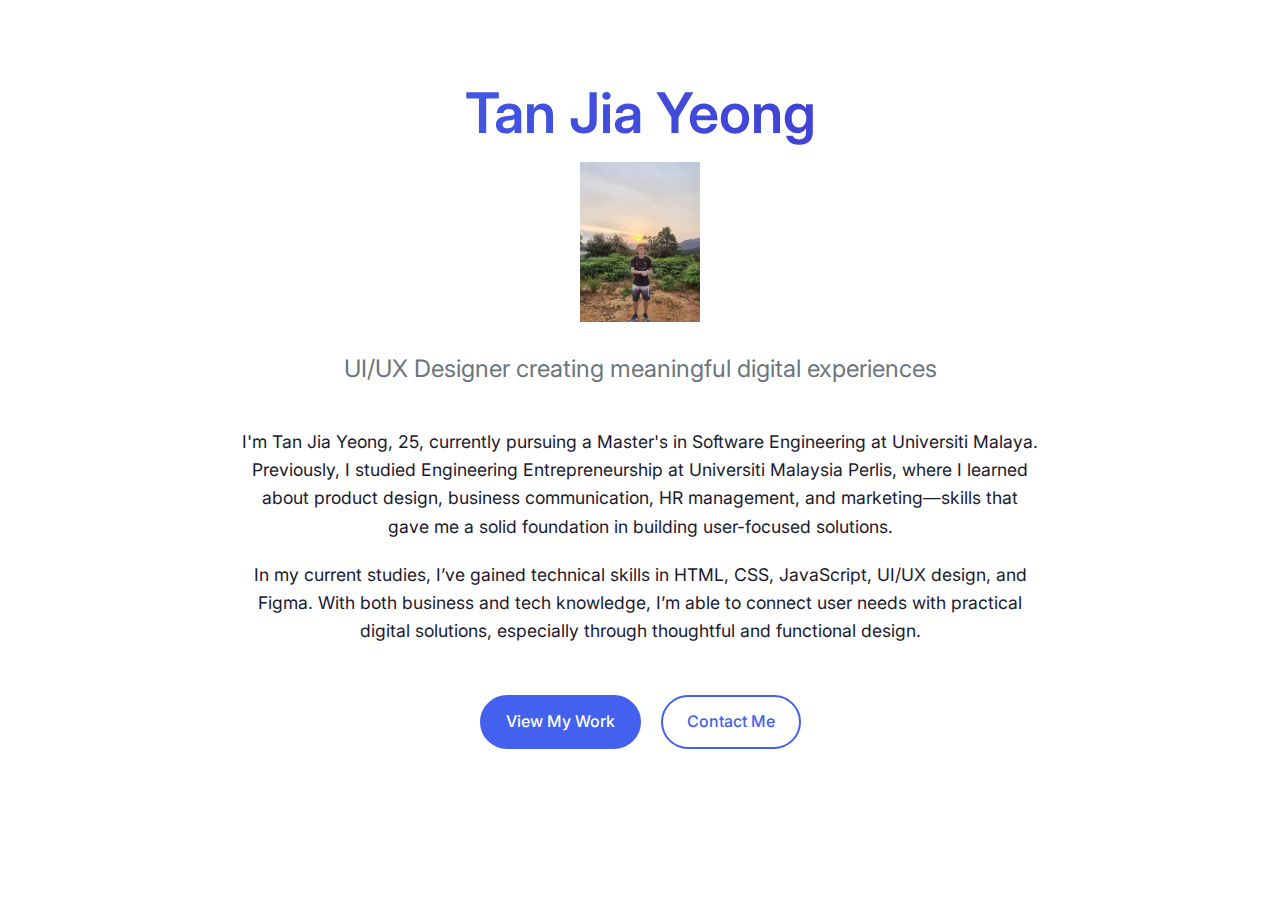
<file: index.html>
<!DOCTYPE html>
<html lang="en">
<head>
    <meta charset="UTF-8">
    <meta name="viewport" content="width=device-width, initial-scale=1.0">
    <title>Tan Jia Yeong | Portfolio</title>
    <link rel="stylesheet" href="css/style.css">
    <link rel="stylesheet" href="css/home.css">
    <link rel="preconnect" href="https://fonts.googleapis.com">
    <link rel="preconnect" href="https://fonts.gstatic.com" crossorigin>
    <link href="https://fonts.googleapis.com/css2?family=Inter:wght@300;400;500;600;700&display=swap" rel="stylesheet">
</head>
<body>
    <div class="container">
        <header class="hero">
            <h1 class="hero-title">Tan Jia Yeong</h1>
          <img src="img/tanjiayeong.jpg" alt="Tan Jia Yeong" class="profile-img">
            <div class="hero-subtitle">UI/UX Designer creating meaningful digital experiences</div>
            <div class="hero-bio">
                <p>I'm Tan Jia Yeong, 25, currently pursuing a Master's in Software Engineering at Universiti Malaya. Previously, I studied Engineering Entrepreneurship at Universiti Malaysia Perlis, where I learned about product design, business communication, HR management, and marketing—skills that gave me a solid foundation in building user-focused solutions.</p>
                <p>In my current studies, I’ve gained technical skills in HTML, CSS, JavaScript, UI/UX design, and Figma. With both business and tech knowledge, I’m able to connect user needs with practical digital solutions, especially through thoughtful and functional design.</p>
            </div>
            <div class="hero-nav">
                <a href="portfolio.html" class="btn btn-primary">View My Work</a>
                <a href="contact.html" class="btn btn-secondary">Contact Me</a>
            </div>
        </header>
    </div>
</body>
</html>
</file>
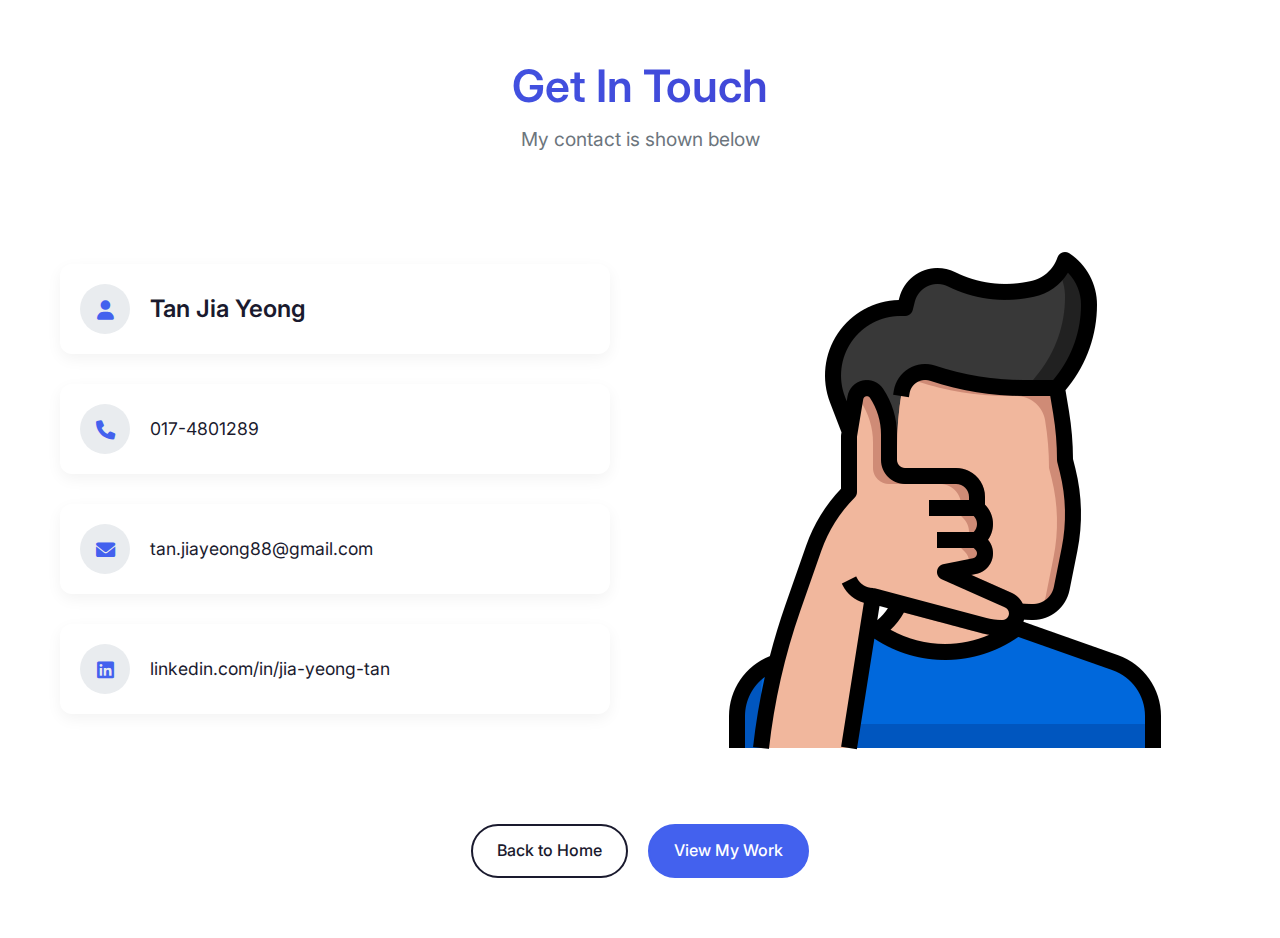
<file: contact.html>
<!DOCTYPE html>
<html lang="en">
<head>
    <meta charset="UTF-8">
    <meta name="viewport" content="width=device-width, initial-scale=1.0">
    <title>Contact | Alex Chen</title>
    <link rel="stylesheet" href="css/style.css">
    <link rel="stylesheet" href="css/contact.css">
    <link rel="preconnect" href="https://fonts.googleapis.com">
    <link rel="preconnect" href="https://fonts.gstatic.com" crossorigin>
    <link href="https://fonts.googleapis.com/css2?family=Inter:wght@300;400;500;600;700&display=swap" rel="stylesheet">
    <link rel="stylesheet" href="https://cdnjs.cloudflare.com/ajax/libs/font-awesome/6.0.0/css/all.min.css">
</head>
<body>
    <div class="container">
        <header class="contact-header">
            <h1>Get In Touch</h1>
            <p>My contact is shown below</p>
        </header>
        
        <div class="contact-container">
            <div class="contact-info">
                <div class="contact-card">
                    <div class="contact-icon">
                        <i class="fas fa-user"></i>
                    </div>
                    <h2>Tan Jia Yeong</h2>
                </div>
                
                <div class="contact-card">
                    <div class="contact-icon">
                        <i class="fas fa-phone"></i>
                    </div>
                    <a href="tel:0174801289">017-4801289</a>
                </div>
                
                <div class="contact-card">
                    <div class="contact-icon">
                        <i class="fas fa-envelope"></i>
                    </div>
                    <a href="mailto:tan.jiayeong88@gmail.com">tan.jiayeong88@gmail.com</a>
                </div>
                
                <div class="contact-card">
                    <div class="contact-icon">
                        <i class="fab fa-linkedin"></i>
                    </div>
                    <a href="https://www.linkedin.com/in/jia-yeong-tan-440306339" target="_blank">linkedin.com/in/jia-yeong-tan</a>
                </div>
            </div>
            
            <div class="contact-illustration">
                <img src="img/Picture.png" alt="Contact illustration">
            </div>
        </div>
        
        <div class="contact-nav">
            <a href="index.html" class="btn btn-outline">Back to Home</a>
            <a href="portfolio.html" class="btn btn-primary">View My Work</a>
        </div>
    </div>
</body>
</html>
</file>
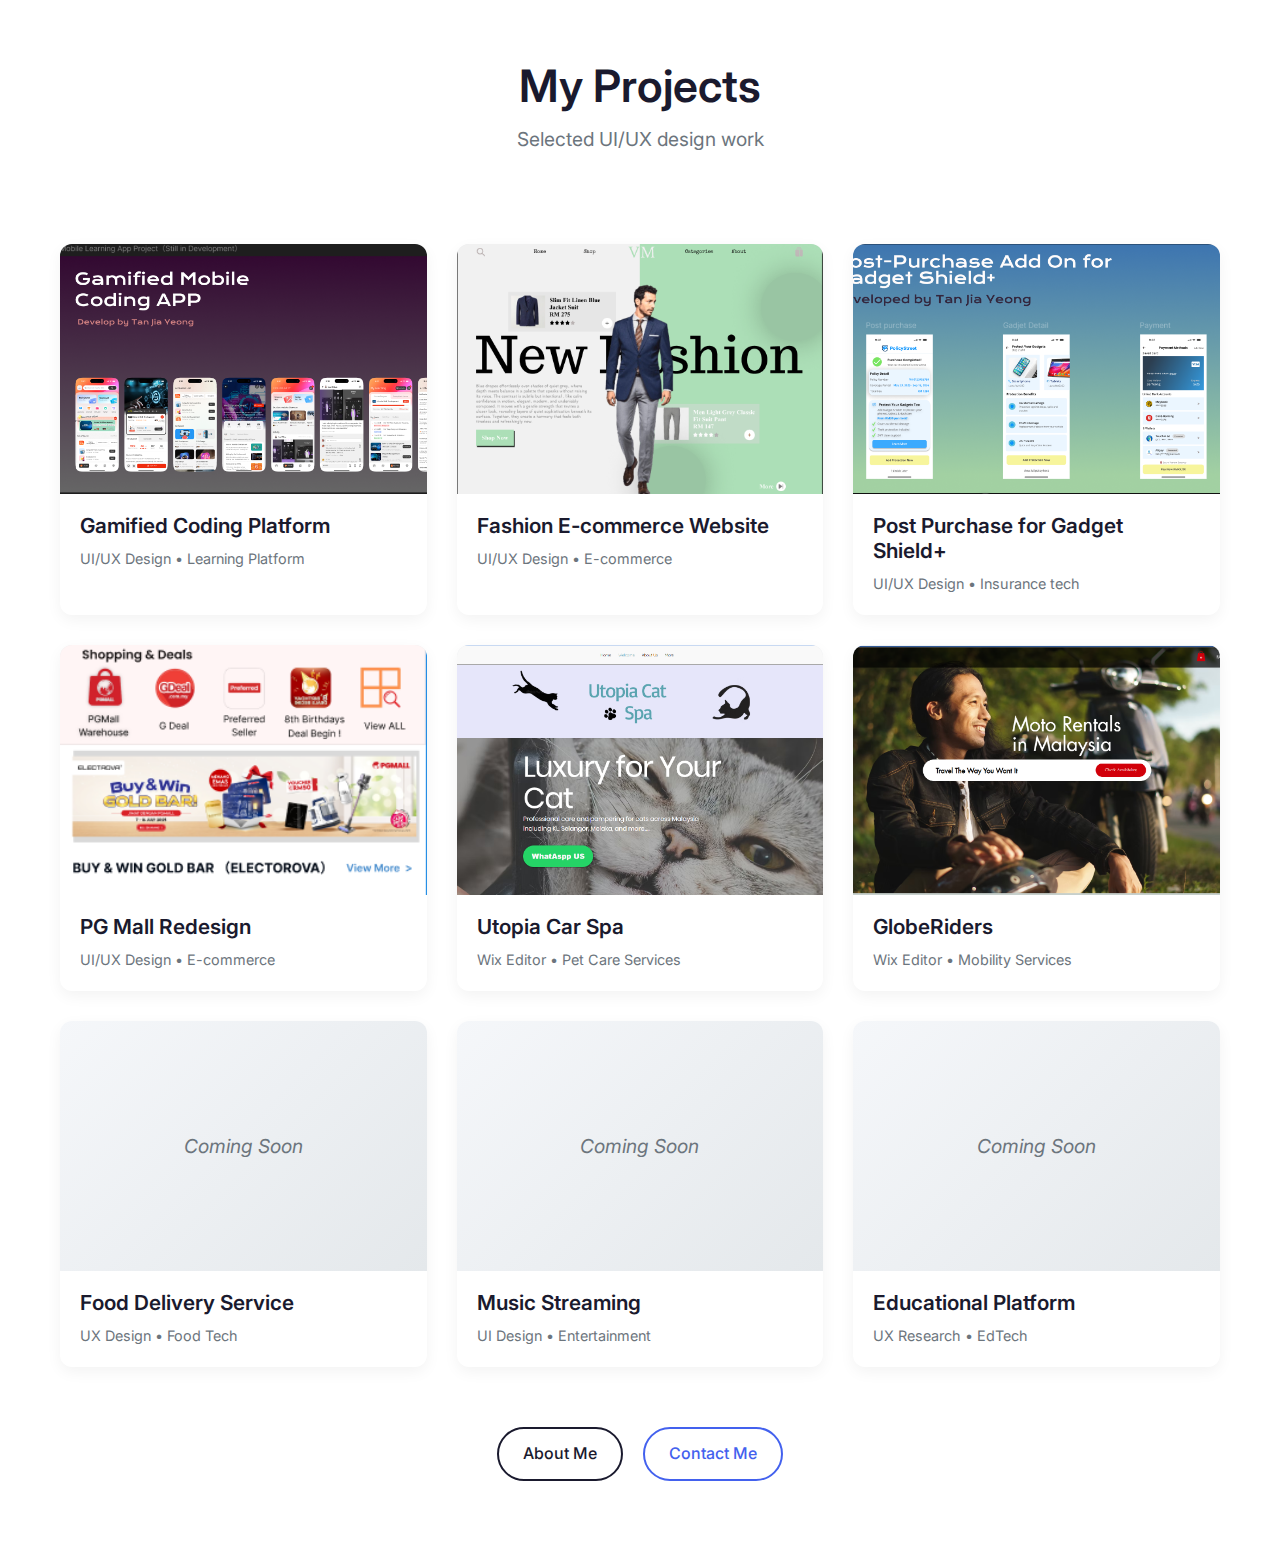
<file: portfolio.html>
<!DOCTYPE html>
<html lang="en">
<head>
    <meta charset="UTF-8">
    <meta name="viewport" content="width=device-width, initial-scale=1.0">
    <title>Portfolio | Tan Jia Yeong</title>
    <link rel="stylesheet" href="css/style.css">
    <link rel="stylesheet" href="css/portfolio.css">
    <link rel="preconnect" href="https://fonts.googleapis.com">
    <link rel="preconnect" href="https://fonts.gstatic.com" crossorigin>
    <link href="https://fonts.googleapis.com/css2?family=Inter:wght@300;400;500;600;700&display=swap" rel="stylesheet">
</head>
<body>
    <div class="container">
        <header class="portfolio-header">
            <h1 class="portfolio-title">My Projects</h1>
            <p class="portfolio-subtitle">Selected UI/UX design work</p>
        </header>
        
        <div class="portfolio-grid">
            <!-- Project 1 -->
            <div class="project-card">
                <a href="https://www.figma.com/design/g2CGdRGBYyvmq1vbSmp6KQ/Learning-Platform?node-id=0-1&t=ydX5G2e3eF8LXYWY-1" target="_blank" class="project-link">
                    <div class="project-image">
                        <img src="img/GamifiedGamingPlatform.PNG" alt="Gamified Coding Platform">
                        <div class="project-overlay">
                            <span>Click to View</span>
                        </div>
                    </div>
                </a>
                <div class="project-info">
                    <h3>Gamified Coding Platform</h3>
                    <p>UI/UX Design • Learning Platform</p>
                </div>
            </div>
            
            <!-- Project 2 -->
            <div class="project-card">
                <a href="https://www.figma.com/design/g2CGdRGBYyvmq1vbSmp6KQ/Learning-Platform?node-id=706-472&t=O3S9HsRVbCaerHTl-1" target="_blank" class="project-link">
                    <div class="project-image">
                        <img src="img/FashionE-commerce.PNG" alt="Fashion E-commerce Website">
                        <div class="project-overlay">
                            <span>Click  to View</span>
                        </div>
                    </div>
                </a>
                <div class="project-info">
                    <h3>Fashion E-commerce Website</h3>
                    <p>UI/UX Design • E-commerce</p>
                </div>
            </div>
            
            
            <div class="project-card">
                <a href="https://www.figma.com/design/NH3YaCoSdBWhPV575R7Xn7/UI-UX-Assignment?node-id=0-1&t=c44mhoA9eLgyOyKa-1" target="_blank" class="project-link">
                    <div class="project-image">
                        <img src="img/Post-Purchase Gadget Shield+.PNG" alt="Post-Purchase for Gadget Shield+">
                        <div class="project-overlay">
                            <span>Click  to View</span>
                        </div>
                    </div>
                </a>
                <div class="project-info">
                    <h3>Post Purchase for Gadget Shield+</h3>
                    <p>UI/UX Design • Insurance tech</p>
                </div>
            </div>
            
    
            <div class="project-card">
                <a href="https://www.figma.com/proto/ZpxoW68s2Edg8gJp6tUuwt/PG-MALL?page-id=0%3A1&node-id=66-342&viewport=-1154%2C-784%2C0.64&t=8FU2bHd0CqEaIVWV-1&scaling=scale-down&content-scaling=fixed&starting-point-node-id=66%3A342" target="_blank" class="project-link">
                    <div class="project-image">
                        <img src="img/PG Mall.PNG" alt="PG Mall Redesign">
                        <div class="project-overlay">
                            <span>Click  to View</span>
                        </div>
                    </div>
                </a>
                <div class="project-info">
                    <h3>PG Mall Redesign</h3>
                    <p>UI/UX Design • E-commerce</p>
                </div>
            </div>


             <div class="project-card">
                <a href="https://tanjiayeong88.wixsite.com/utopia-car-spa" target="_blank" class="project-link">
                    <div class="project-image">
                        <img src="img/CatSpa.PNG" alt="Utopia Cat Spa">
                        <div class="project-overlay">
                            <span>Click  to View</span>
                        </div>
                    </div>
                </a>
                <div class="project-info">
                    <h3>Utopia Car Spa</h3>
                    <p>Wix Editor • Pet Care Services</p>
                </div>
            </div>

            <div class="project-card">
                <a href="https://tanjiayeong88.wixsite.com/globeriders-1" target="_blank" class="project-link">
                    <div class="project-image">
                        <img src="img/moto.PNG" alt="GlobeRiders">
                        <div class="project-overlay">
                            <span>Click  to View</span>
                        </div>
                    </div>
                </a>
                <div class="project-info">
                    <h3>GlobeRiders</h3>
                    <p>Wix Editor • Mobility Services</p>
                </div>
            </div>
            
            <div class="project-card placeholder">
                <div class="project-image">
                    <div class="coming-soon">Coming Soon</div>
                </div>
                <div class="project-info">
                    <h3>Food Delivery Service</h3>
                    <p>UX Design • Food Tech</p>
                </div>
            </div>
            
            <div class="project-card placeholder">
                <div class="project-image">
                    <div class="coming-soon">Coming Soon</div>
                </div>
                <div class="project-info">
                    <h3>Music Streaming</h3>
                    <p>UI Design • Entertainment</p>
                </div>
            </div>
            
            <div class="project-card placeholder">
                <div class="project-image">
                    <div class="coming-soon">Coming Soon</div>
                </div>
                <div class="project-info">
                    <h3>Educational Platform</h3>
                    <p>UX Research • EdTech</p>
                </div>
            </div>
        </div>
        
        <div class="portfolio-nav">
            <a href="index.html" class="btn btn-outline">About Me</a>
           <a href="contact.html" class="btn btn-secondary">Contact Me</a>
        </div>
    </div>
</body>
</html>
</file>
<file: css/style.css>
/* Base Styles */
:root {
    --primary: #4361ee;
    --primary-dark: #3a56d4;
    --secondary: #3f37c9;
    --dark: #1a1a2e;
    --light: #f8f9fa;
    --gray: #6c757d;
    --light-gray: #e9ecef;
}

* {
    margin: 0;
    padding: 0;
    box-sizing: border-box;
}

body {
    font-family: 'Inter', sans-serif;
    color: var(--dark);
    line-height: 1.6;
    background-color: #fff;
}

.container {
    max-width: 1200px;
    margin: 0 auto;
    padding: 0 20px;
}

h1, h2, h3, h4 {
    line-height: 1.2;
    font-weight: 600;
}

a {
    text-decoration: none;
    color: inherit;
}

/* Buttons */
.btn {
    display: inline-block;
    padding: 12px 24px;
    border-radius: 50px;
    font-weight: 500;
    transition: all 0.3s ease;
    text-align: center;
}

.btn-primary {
    background-color: var(--primary);
    color: white;
    border: 2px solid var(--primary);
}

.btn-primary:hover {
    background-color: var(--primary-dark);
    border-color: var(--primary-dark);
    transform: translateY(-2px);
}

.btn-secondary {
    background-color: transparent;
    color: var(--primary);
    border: 2px solid var(--primary);
}

.btn-secondary:hover {
    background-color: var(--primary);
    color: white;
    transform: translateY(-2px);
}

.btn-outline {
    background-color: transparent;
    color: var(--dark);
    border: 2px solid var(--dark);
}

.btn-outline:hover {
    background-color: var(--dark);
    color: white;
    transform: translateY(-2px);
}
</file>
<file: css/home.css>
/* Hero Section */
.profile-img {
    width: 120px;      /* adjust width */
    height: auto;      /* keeps aspect ratio */
    margin-bottom: 20px;
    object-fit: cover;
}
.hero {
    text-align: center;
    padding: 80px 0;
    max-width: 800px;
    margin: 0 auto;
}

.hero-title {
    font-size: 3.5rem;
    margin-bottom: 15px;
    background: linear-gradient(90deg, var(--primary), var(--secondary));
    -webkit-background-clip: text;
    background-clip: text;
    color: transparent;
}

.hero-subtitle {
    font-size: 1.5rem;
    color: var(--gray);
    margin-bottom: 40px;
    font-weight: 400;
}

.hero-bio {
    font-size: 1.1rem;
    margin-bottom: 50px;
}

.hero-bio p {
    margin-bottom: 20px;
}

.hero-nav {
    display: flex;
    justify-content: center;
    gap: 20px;
    margin-top: 40px;
}

@media (max-width: 768px) {
    .hero {
        padding: 60px 0;
    }
    
    .hero-title {
        font-size: 2.5rem;
    }
    
    .hero-subtitle {
        font-size: 1.2rem;
    }
    
    .hero-nav {
        flex-direction: column;
        align-items: center;
    }
}
</file>
<file: css/contact.css>
/* Contact Page Styles */
.contact-header {
    text-align: center;
    padding: 60px 0 40px;
}

.contact-header h1 {
    font-size: 2.8rem;
    margin-bottom: 10px;
    background: linear-gradient(90deg, var(--primary), var(--secondary));
    -webkit-background-clip: text;
    background-clip: text;
    color: transparent;
}

.contact-header p {
    font-size: 1.2rem;
    color: var(--gray);
}

.contact-container {
    display: flex;
    align-items: center;
    gap: 60px;
    margin: 50px 0;
}

.contact-info {
    flex: 1;
}

.contact-card {
    display: flex;
    align-items: center;
    gap: 20px;
    margin-bottom: 30px;
    padding: 20px;
    border-radius: 12px;
    background: white;
    box-shadow: 0 5px 15px rgba(0,0,0,0.05);
    transition: all 0.3s ease;
}

.contact-card:hover {
    transform: translateY(-5px);
    box-shadow: 0 10px 25px rgba(0,0,0,0.1);
}

.contact-icon {
    width: 50px;
    height: 50px;
    border-radius: 50%;
    background: var(--light-gray);
    display: flex;
    align-items: center;
    justify-content: center;
    color: var(--primary);
    font-size: 1.2rem;
}

.contact-card h2 {
    font-size: 1.5rem;
    margin: 0;
}

.contact-card a {
    color: var(--dark);
    font-size: 1.1rem;
    transition: color 0.3s ease;
}

.contact-card a:hover {
    color: var(--primary);
}

.contact-illustration {
    flex: 1;
    text-align: center;
}

.contact-illustration img {
    max-width: 100%;
    height: auto;
}

.contact-nav {
    display: flex;
    justify-content: center;
    gap: 20px;
    margin: 60px 0;
}

@media (max-width: 768px) {
    .contact-container {
        flex-direction: column;
        gap: 30px;
    }
    
    .contact-header h1 {
        font-size: 2.2rem;
    }
    
    .contact-card {
        padding: 15px;
    }
}
</file>
<file: css/portfolio.css>
/* Portfolio Header */
.portfolio-header {
    text-align: center;
    padding: 60px 0 40px;
}

.portfolio-title {
    font-size: 2.8rem;
    margin-bottom: 10px;
}

.portfolio-subtitle {
    font-size: 1.2rem;
    color: var(--gray);
}

/* Portfolio Grid */
.portfolio-grid {
    display: grid;
    grid-template-columns: repeat(auto-fill, minmax(350px, 1fr));
    gap: 30px;
    margin: 50px 0;
}

.project-card {
    border-radius: 12px;
    overflow: hidden;
    transition: all 0.3s ease;
    background: white;
    box-shadow: 0 5px 15px rgba(0,0,0,0.05);
}

.project-card:hover {
    transform: translateY(-10px);
    box-shadow: 0 15px 30px rgba(0,0,0,0.1);
}

.project-image {
    position: relative;
    height: 250px;
    overflow: hidden;
    background: var(--light-gray);
}

.project-image img {
    width: 100%;
    height: 100%;
    object-fit: cover;
    transition: transform 0.5s ease;
     aspect-ratio: 4 / 3;
}

.project-link:hover img {
    transform: scale(1.05);
}

.project-overlay {
    position: absolute;
    top: 0;
    left: 0;
    width: 100%;
    height: 100%;
    background: rgba(67, 97, 238, 0.8);
    display: flex;
    align-items: center;
    justify-content: center;
    opacity: 0;
    transition: opacity 0.3s ease;
}

.project-overlay span {
    color: white;
    font-weight: 500;
    font-size: 1.1rem;
}

.project-link:hover .project-overlay {
    opacity: 1;
}

.project-info {
    padding: 20px;
}

.project-info h3 {
    font-size: 1.3rem;
    margin-bottom: 8px;
}

.project-info p {
    color: var(--gray);
    font-size: 0.9rem;
}

/* Placeholder Projects */
.placeholder .project-image {
    background: linear-gradient(135deg, #f5f7fa 0%, #e4e8eb 100%);
    display: flex;
    align-items: center;
    justify-content: center;
}

.coming-soon {
    color: var(--gray);
    font-size: 1.2rem;
    font-style: italic;
}

.portfolio-nav {
    display: flex;
    justify-content: center;
    gap: 20px;
    margin: 60px 0;
}

@media (max-width: 768px) {
    .portfolio-grid {
        grid-template-columns: 1fr;
    }
    
    .portfolio-title {
        font-size: 2.2rem;
    }
}
</file>
